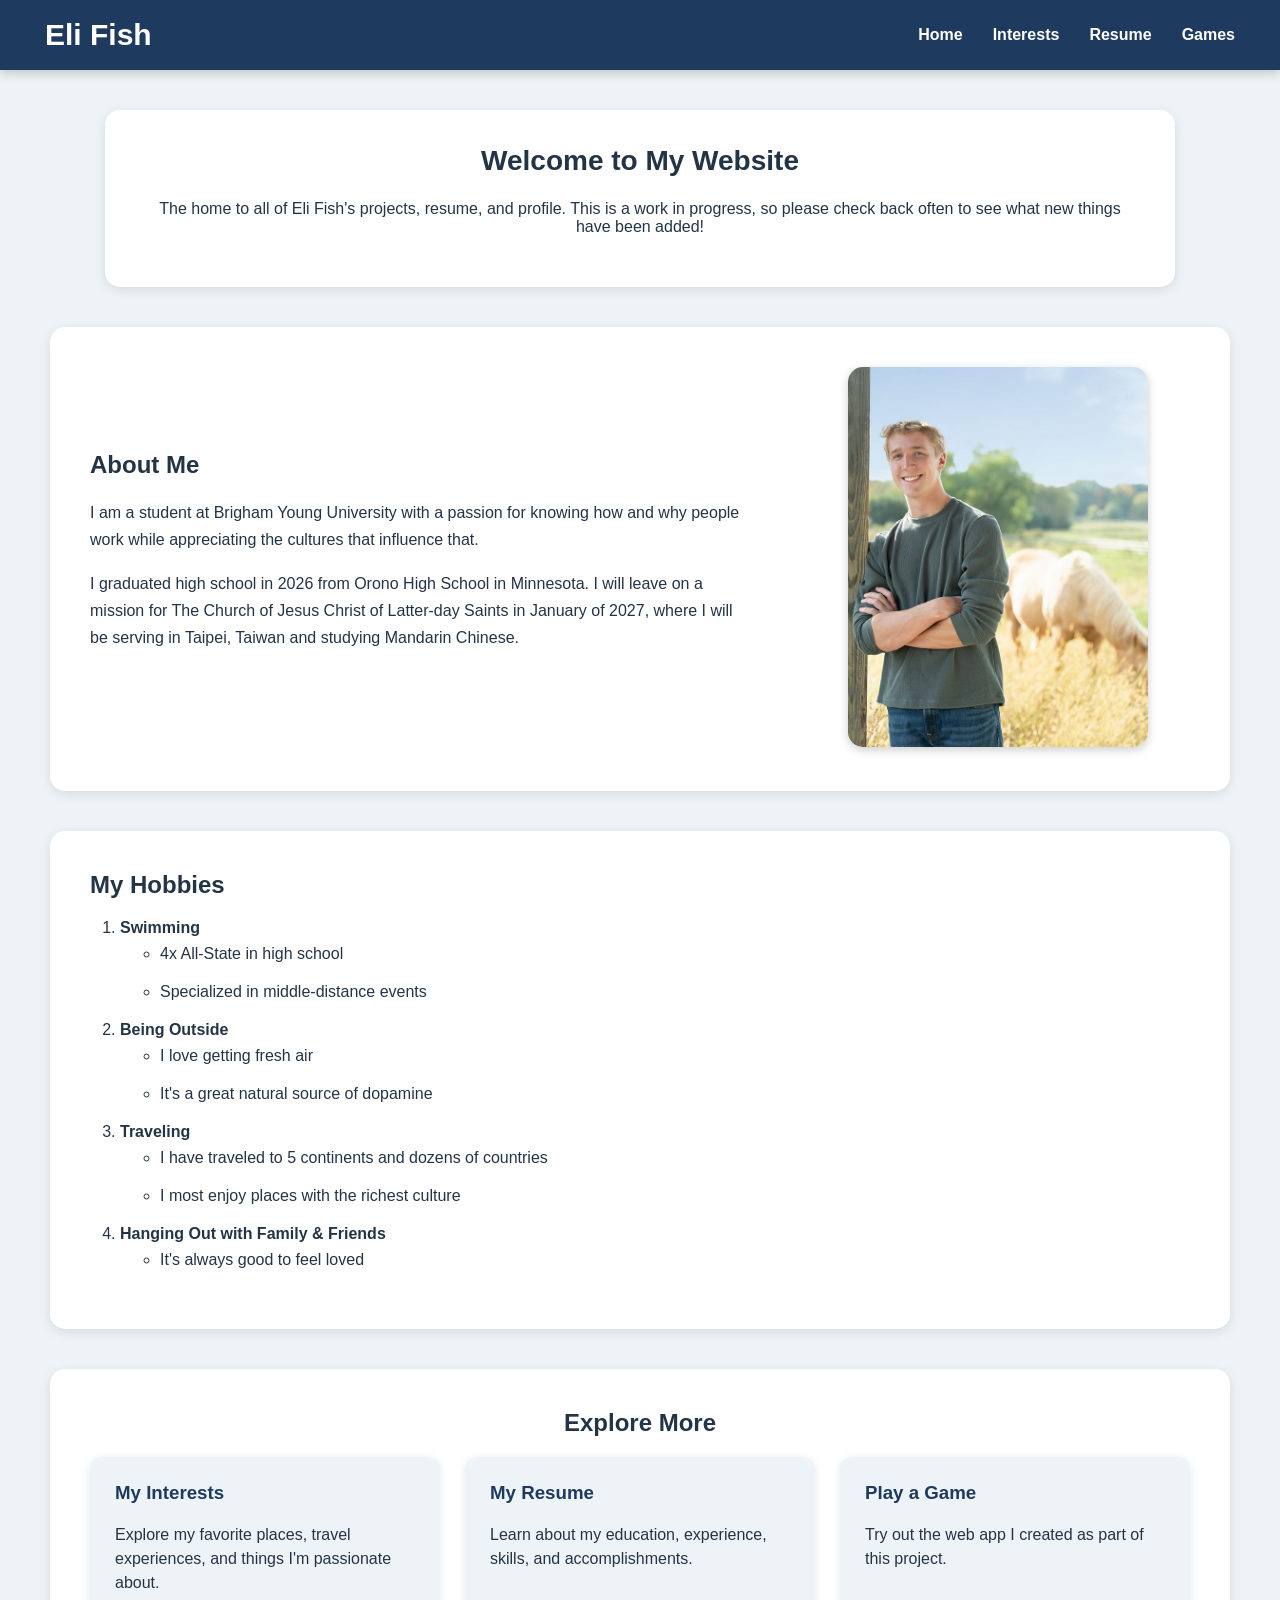
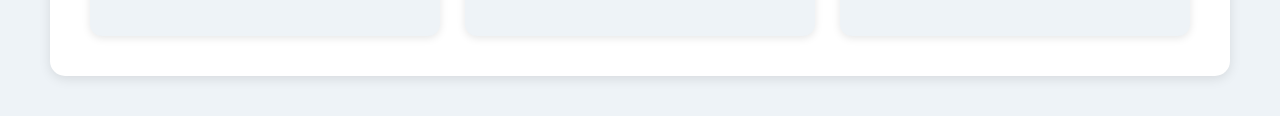
<file: index.html>
<!DOCTYPE html>
<html lang="en">

<head>
    <meta charset="UTF-8">
    <meta name="viewport" content="width=device-width, initial-scale=1.0">
    <link rel="stylesheet" href="FinalStyle.css">
    <title>Eli Fish | Home</title>
</head>

<body>

    <!-- Navigation -->
    <nav class="Itop">
    <h1>Eli Fish</h1>

    <ul>
        <li><a href="index.html">Home</a></li>
        <li><a href="InterestPage.html">Interests</a></li>
        <li><a href="ResumePage.html">Resume</a></li>
        <li><a href="games.html">Games</a></li>
    </ul>
</nav>


    <!-- Welcome Section -->
    <div class="home-intro">

        <h2>Welcome to My Website</h2>

        <p>
            The home to all of Eli Fish's projects, resume, and profile.
            This is a work in progress, so please check back often to see
            what new things have been added!
        </p>

    </div>


    <!-- About Me -->
    <div class="about-section">

        <div class="about-text">

            <h2>About Me</h2>

            <p>
                I am a student at Brigham Young University with a passion
                for knowing how and why people work while appreciating the
                cultures that influence that.
            </p>

            <p>
                I graduated high school in 2026 from Orono High School
                in Minnesota. I will leave on a mission for The Church
                of Jesus Christ of Latter-day Saints in January of 2027,
                where I will be serving in Taipei, Taiwan and studying
                Mandarin Chinese.
            </p>

        </div>

        <div class="about-image">

            <img src="EliFish.JPG"
                 alt="Eli Fish as a senior in high school">

        </div>

    </div>


    <!-- Hobbies -->
    <div class="hobbies-section">

        <div class="Hobbies">

            <h2>My Hobbies</h2>

            <ol>

                <li>
                    <strong>Swimming</strong>

                    <ul>
                        <li>4x All-State in high school</li>
                        <li>Specialized in middle-distance events</li>
                    </ul>
                </li>


                <li>
                    <strong>Being Outside</strong>

                    <ul>
                        <li>I love getting fresh air</li>
                        <li>It's a great natural source of dopamine</li>
                    </ul>
                </li>


                <li>
                    <strong>Traveling</strong>

                    <ul>
                        <li>I have traveled to 5 continents and dozens of countries</li>
                        <li>I most enjoy places with the richest culture</li>
                    </ul>
                </li>


                <li>
                    <strong>Hanging Out with Family & Friends</strong>

                    <ul>
                        <li>It's always good to feel loved</li>
                    </ul>
                </li>

            </ol>

        </div>

    </div>


    <!-- Explore More -->
    <div class="home-links">

        <h2>Explore More</h2>

        <div class="link-cards">

            <a href="InterestPage.html" class="link-card">
                <h3>My Interests</h3>
                <p>
                    Explore my favorite places, travel experiences,
                    and things I'm passionate about.
                </p>
            </a>


            <a href="ResumePage.html" class="link-card">
                <h3>My Resume</h3>
                <p>
                    Learn about my education, experience, skills,
                    and accomplishments.
                </p>
            </a>


            <a href="games.html" class="link-card">
                <h3>Play a Game</h3>
                <p>
                    Try out the web app I created as part of this project.
                </p>
            </a>

        </div>

    </div>

</body>
</html>
</file>
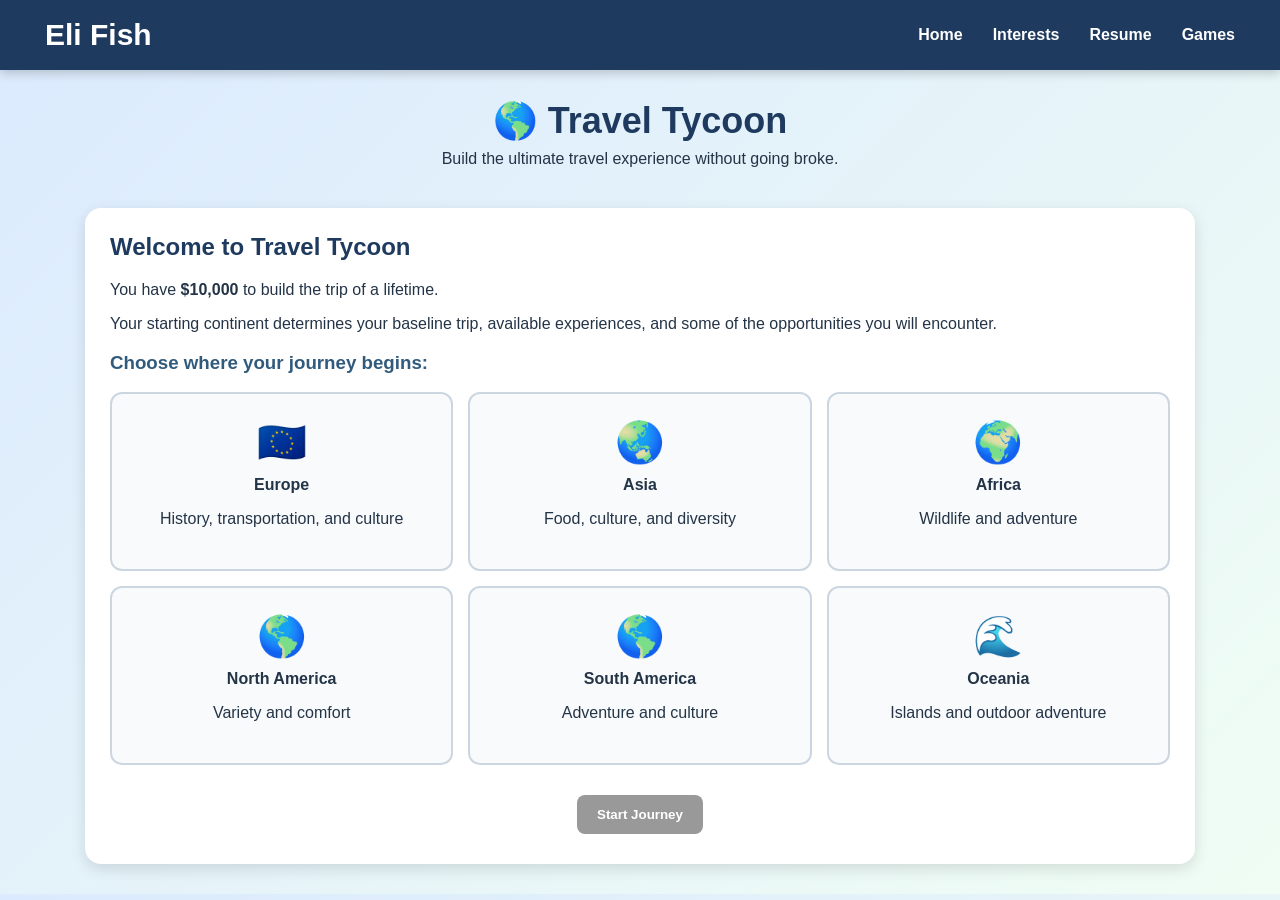
<file: games.html>
<!DOCTYPE html>
<html lang="en">

<head>

    <meta charset="UTF-8">
    <meta name="viewport" content="width=device-width, initial-scale=1.0">

    <link rel="stylesheet" href="FinalStyle.css">

    <title>Travel Tycoon | Eli Fish</title>

    <style>

        * {
            box-sizing: border-box;
        }

        body {
            margin: 0;
            font-family: Arial, sans-serif;
            background: linear-gradient(135deg, #dbeafe, #f0fdf4);
            color: #243447;
        }

       .game-header {
            background-color: transparent;
            color: #243447;
            text-align: center;
            padding: 30px 20px 10px 20px;
        }

        .game-header h1 {
            margin: 0 0 8px 0;
            font-size: 36px;
            color: #1f3a5f;
        }

        .game-header p {
            margin: 0;
        }

        .container {
            max-width: 1150px;
            margin: 30px auto;
            padding: 0 20px;
        }

        .card {
            background-color: white;
            border-radius: 16px;
            padding: 25px;
            margin-bottom: 25px;
            box-shadow: 0 5px 15px rgba(0,0,0,0.12);
        }

        h2 {
            color: #1f3a5f;
            margin-top: 0;
        }

        h3 {
            color: #315b7d;
        }

        button {
            border: none;
            border-radius: 8px;
            padding: 12px 20px;
            background-color: #1f3a5f;
            color: white;
            font-weight: bold;
            cursor: pointer;
            margin: 5px;
        }

        button:hover {
            background-color: #315b7d;
        }

        button:disabled {
            background-color: #999;
            cursor: not-allowed;
        }

        .continent-grid {
            display: grid;
            grid-template-columns: repeat(3, 1fr);
            gap: 15px;
        }

        .continent {
            padding: 25px 15px;
            border: 2px solid #ccd6e0;
            border-radius: 12px;
            text-align: center;
            cursor: pointer;
            transition: 0.2s;
            background-color: #f8fafc;
        }

        .continent:hover {
            transform: translateY(-3px);
            border-color: #1f3a5f;
            background-color: #eef5fb;
        }

        .continent.selected {
            border-color: #1f3a5f;
            background-color: #dcecff;
        }

        .emoji {
            font-size: 40px;
            display: block;
            margin-bottom: 10px;
        }

        /* MONEY */

        .money-bar {
            position: sticky;
            top: 0;
            z-index: 50;
            background-color: #172f4d;
            color: white;
            padding: 14px 20px;
            display: flex;
            justify-content: space-between;
            align-items: center;
            box-shadow: 0 3px 10px rgba(0,0,0,0.2);
        }

        .money-title {
            font-weight: bold;
        }

        .money-amount {
            font-size: 24px;
            font-weight: bold;
        }

        .money-remaining {
            color: #8ff0ae;
        }

        /* STATS */

        .stats {
            display: grid;
            grid-template-columns: repeat(4, 1fr);
            gap: 12px;
        }

        .stat {
            background-color: #eef3f7;
            padding: 15px;
            border-radius: 10px;
            text-align: center;
        }

        .stat strong {
            display: block;
            font-size: 22px;
            color: #1f3a5f;
            margin-top: 5px;
        }

        /* AUCTION */

        .auction-box {
            text-align: center;
        }

        .your-turn {
            border: 3px solid #1f7a45;
            background-color: #effcf3;
        }

        .item {
            background-color: #f5f8fb;
            border-radius: 12px;
            padding: 20px;
            margin-bottom: 15px;
        }

        .item-name {
            font-size: 26px;
            font-weight: bold;
            color: #1f3a5f;
        }

        .price {
            font-size: 23px;
            margin: 12px;
            font-weight: bold;
        }

        .bid-controls {
            margin-top: 20px;
        }

        input[type="number"] {
            padding: 12px;
            width: 180px;
            border: 2px solid #ccd6e0;
            border-radius: 8px;
            font-size: 16px;
        }

        /* BOTS */

        .bots {
            display: grid;
            grid-template-columns: repeat(3, 1fr);
            gap: 15px;
        }

        .bot {
            padding: 15px;
            background-color: #f5f8fb;
            border-radius: 10px;
        }

        .bot-name {
            font-weight: bold;
            color: #1f3a5f;
            font-size: 18px;
        }

        .bot-money {
            font-size: 18px;
            font-weight: bold;
        }

        .status {
            font-weight: bold;
            margin-top: 8px;
        }

        /* EVENTS */

        .event {
            background: linear-gradient(135deg, #fff8e7, #fff);
            border: 2px solid #e5bd61;
            border-radius: 12px;
            padding: 25px;
        }

        /* PITCH */

        .pitch-box {
            background-color: #fff8df;
            border-left: 5px solid #d99b00;
            padding: 20px;
            border-radius: 10px;
        }

        textarea {
            width: 100%;
            min-height: 120px;
            resize: vertical;
            padding: 12px;
            border: 2px solid #ccd6e0;
            border-radius: 8px;
            font-family: Arial, sans-serif;
            font-size: 16px;
            margin-top: 10px;
        }

        /* TRIP */

        .trip-item {
            background-color: #f1f5f9;
            padding: 15px;
            border-radius: 8px;
            margin-bottom: 10px;
        }

        .trip-item strong {
            color: #1f3a5f;
        }

        .hidden {
            display: none;
        }

        .success {
            color: #187a3d;
            font-weight: bold;
        }

        .not-your-turn {
            color: #a52828;
            font-weight: bold;
        }

        .danger {
            color: #a52828;
            font-weight: bold;
        }

        .warning {
            color: #9b6800;
            font-weight: bold;
        }

        .next-round {
            background-color: #187a3d;
            font-size: 17px;
            padding: 15px 30px;
        }

        .next-round:hover {
            background-color: #125c30;
        }

        .aggressive {
            border: 2px solid #d99b00;
        }

        @media (max-width: 800px) {

            .continent-grid,
            .bots,
            .stats {
                grid-template-columns: 1fr 1fr;
            }

        }

        @media (max-width: 550px) {

            .continent-grid,
            .bots,
            .stats {
                grid-template-columns: 1fr;
            }
        }
        
            .money-bar {
                position: sticky;
                top: 72px;

        }

    </style>

</head>


<body>


<nav class="Itop">
    <h1>Eli Fish</h1>

    <ul>
        <li><a href="index.html">Home</a></li>
        <li><a href="InterestPage.html">Interests</a></li>
        <li><a href="ResumePage.html">Resume</a></li>
        <li><a href="games.html">Games</a></li>
    </ul>
</nav>

<header class="game-header">
    <h1>🌎 Travel Tycoon</h1>

    <p>
        Build the ultimate travel experience without going broke.
    </p>
</header>


<div class="container">


    <!-- START SCREEN -->

    <div class="card" id="startScreen">

        <h2>Welcome to Travel Tycoon</h2>

        <p>
            You have <strong>$10,000</strong> to build the trip of a lifetime.
        </p>

        <p>
            Your starting continent determines your baseline trip,
            available experiences, and some of the opportunities
            you will encounter.
        </p>

        <h3>Choose where your journey begins:</h3>


        <div class="continent-grid">


            <div class="continent"
                 onclick="selectContinent('Europe', this)">

                <span class="emoji">🇪🇺</span>

                <strong>Europe</strong>

                <p>
                    History, transportation, and culture
                </p>

            </div>


            <div class="continent"
                 onclick="selectContinent('Asia', this)">

                <span class="emoji">🌏</span>

                <strong>Asia</strong>

                <p>
                    Food, culture, and diversity
                </p>

            </div>


            <div class="continent"
                 onclick="selectContinent('Africa', this)">

                <span class="emoji">🌍</span>

                <strong>Africa</strong>

                <p>
                    Wildlife and adventure
                </p>

            </div>


            <div class="continent"
                 onclick="selectContinent('North America', this)">

                <span class="emoji">🌎</span>

                <strong>North America</strong>

                <p>
                    Variety and comfort
                </p>

            </div>


            <div class="continent"
                 onclick="selectContinent('South America', this)">

                <span class="emoji">🌎</span>

                <strong>South America</strong>

                <p>
                    Adventure and culture
                </p>

            </div>


            <div class="continent"
                 onclick="selectContinent('Oceania', this)">

                <span class="emoji">🌊</span>

                <strong>Oceania</strong>

                <p>
                    Islands and outdoor adventure
                </p>

            </div>


        </div>


        <div style="text-align:center; margin-top:25px;">

            <button id="startButton"
                    onclick="startGame()"
                    disabled>

                Start Journey

            </button>

        </div>

    </div>



    <!-- GAME SCREEN -->

    <div id="gameScreen" class="hidden">


        <!-- MONEY BAR -->

        <div class="money-bar">

            <div class="money-title">
                💰 MONEY AVAILABLE FOR AUCTIONS
            </div>

            <div class="money-amount money-remaining"
                 id="moneyTop">

                $10,000

            </div>

        </div>



        <!-- STATS -->

        <div class="card">

            <h2>Your Trip</h2>

            <div class="stats">


                <div class="stat">

                    Auction Money

                    <strong id="money">
                        $10,000
                    </strong>

                </div>


                <div class="stat">

                    Base Trip Cost

                    <strong id="baseCost">
                        $0
                    </strong>

                </div>


                <div class="stat">

                    Trip Value

                    <strong id="tripValue">
                        $0
                    </strong>

                </div>


                <div class="stat">

                    Items Purchased

                    <strong id="itemCount">
                        0
                    </strong>

                </div>


            </div>

        </div>



        <!-- BASELINE -->

        <div class="card">

            <h2>✈️ Your Baseline Trip</h2>

            <p id="baselineDescription"></p>

            <p>
                Your basic trip costs:
                <strong id="baselineValue">$0</strong>
            </p>

            <p>
                This amount has already been removed from your
                $10,000 budget.
            </p>

            <p class="success">

                Money remaining for auctions:

                <strong id="baselineRemaining"></strong>

            </p>

        </div>



        <!-- AUCTION -->

        <div class="card auction-box"
             id="auctionCard">

            <h2>🔨 Current Auction</h2>


            <div class="item">

                <div class="item-name"
                     id="auctionName">

                    Ready for Auction

                </div>


                <p id="auctionDescription">

                    Start the auction when you are ready.

                </p>


                <p>

                    Estimated Experience Value:

                    <strong id="marketValue">
                        $0
                    </strong>

                </p>


                <div class="price">

                    Current Bid:

                    <span id="currentBid">
                        $0
                    </span>

                </div>


                <p>

                    Highest Bidder:

                    <strong id="highestBidder">
                        Nobody
                    </strong>

                </p>

            </div>


            <div class="bid-controls">

                <p id="turnMessage">
                    Waiting...
                </p>


                <input
                    type="number"
                    id="bidInput"
                    placeholder="Enter bid"
                    min="1"
                >


                <br>


                <button id="bidButton"
                        onclick="placeBid()">

                    💰 Place Bid

                </button>


                <button id="foldButton"
                        onclick="playerFold()">

                    ✋ Fold

                </button>

            </div>


            <p id="auctionMessage"></p>


            <button id="nextRoundButton"
                    class="next-round hidden"
                    onclick="startNextRound()">

                🔨 Start Next Auction

            </button>

        </div>



        <!-- BOTS -->

        <div class="card">

            <h2>🤖 Your Competition</h2>

            <div class="bots">


                <div class="bot">

                    <div class="bot-name">
                        Sophia
                    </div>

                    <p>
                        Culture Traveler
                    </p>

                    <p>
                        Loves:
                        <strong>Culture & Food</strong>
                    </p>

                    Money:

                    <div class="bot-money"
                         id="bot0money">

                        $10,000

                    </div>

                    <div id="bot0status"
                         class="status">

                        Waiting

                    </div>

                </div>



                <div class="bot">

                    <div class="bot-name">
                        Marcus
                    </div>

                    <p>
                        Luxury Traveler
                    </p>

                    <p>
                        Loves:
                        <strong>Luxury & Transportation</strong>
                    </p>

                    Money:

                    <div class="bot-money"
                         id="bot1money">

                        $10,000

                    </div>

                    <div id="bot1status"
                         class="status">

                        Waiting

                    </div>

                </div>



                <div class="bot">

                    <div class="bot-name">
                        Jamie
                    </div>

                    <p>
                        Adventure Traveler
                    </p>

                    <p>
                        Loves:
                        <strong>Adventure & Exploration</strong>
                    </p>

                    Money:

                    <div class="bot-money"
                         id="bot2money">

                        $10,000

                    </div>

                    <div id="bot2status"
                         class="status">

                        Waiting

                    </div>

                </div>


            </div>

        </div>



        <!-- FINAL PITCH -->

        <div class="card pitch-box hidden"
             id="pitchCard">

            <h2>🎤 Pitch Your Own Experience</h2>

            <p>
                This is the final auction of the game.
            </p>

            <p>
                Create your own travel experience.
                The other travelers will compete aggressively
                to buy your idea.
            </p>

            <textarea
                id="pitchText"
                placeholder="Example: Spend four days living with a local family in Taiwan, learning Mandarin, cooking traditional food, and exploring a night market with them."
                disabled>
            </textarea>

            <button id="pitchButton"
                    onclick="submitPitch()"
                    disabled>

                🎤 Submit Final Experience

            </button>

            <div id="pitchResult"></div>

        </div>



        <!-- TRIP -->

        <div class="card">

            <h2>🧳 Your Trip So Far</h2>

            <div id="tripList">

                <p>
                    Your baseline trip is ready.
                </p>

            </div>

        </div>


    </div>



    <!-- END SCREEN -->

    <div class="card hidden"
         id="endScreen">

        <h2>
            🏆 Journey Complete!
        </h2>

        <p id="finalMessage"></p>

        <h3>
            Your Final Trip
        </h3>

        <div id="finalTrip"></div>

        <button onclick="location.reload()">
            Play Again
        </button>

    </div>


</div>



<script>


/* =========================================
   PLAYER
========================================= */

let player = {

    money: 10000,

    baseCost: 0,

    items: [],

    value: 0,

    continent: ""

};


let selectedContinent = "";



/* =========================================
   BOTS
========================================= */

let bots = [

    {
        name: "Sophia",

        money: 10000,

        items: [],

        personality: "culture",

        active: true,

        acted: false
    },


    {
        name: "Marcus",

        money: 10000,

        items: [],

        personality: "luxury",

        active: true,

        acted: false
    },


    {
        name: "Jamie",

        money: 10000,

        items: [],

        personality: "adventure",

        active: true,

        acted: false
    }

];



/* =========================================
   GAME STATE
========================================= */

let auctionItems = [];

let currentAuction = 0;

let currentBid = 0;

let highestBidder = "Nobody";

let auctionActive = false;

let playerActive = true;

let playerTurn = false;

let botIndex = 0;

let finalPitchMode = false;

let finalExperience = null;



/* =========================================
   CONTINENTS
========================================= */

const continentInfo = {

    Europe: {

        baseline: 3500,

        description:
            "Your European journey begins with transportation, accommodation, basic food, and access to major historical and cultural sites."

    },


    Asia: {

        baseline: 3200,

        description:
            "Your Asian journey begins with transportation, accommodation, basic food, and access to cultural destinations."

    },


    Africa: {

        baseline: 3300,

        description:
            "Your African journey begins with transportation, accommodation, basic food, and access to nature and wildlife destinations."

    },


    "North America": {

        baseline: 3400,

        description:
            "Your North American journey begins with transportation, accommodation, basic food, and access to major destinations."

    },


    "South America": {

        baseline: 3100,

        description:
            "Your South American journey begins with transportation, accommodation, basic food, and access to cultural and natural destinations."

    },


    Oceania: {

        baseline: 3600,

        description:
            "Your Oceania journey begins with transportation, accommodation, basic food, and access to beaches and outdoor destinations."

    }

};



/* =========================================
   AUCTION ITEMS
========================================= */

const baseItems = [


    {
        name: "Round-Trip International Flight",

        description:
            "Upgrade your transportation with a comfortable international flight.",

        value: 1800,

        startingBid: 400,

        type: "transport"
    },


    {
        name: "Luxury Hotel Upgrade",

        description:
            "Upgrade your accommodation to a high-end hotel.",

        value: 1600,

        startingBid: 350,

        type: "luxury"
    },


    {
        name: "Street Food Tour",

        description:
            "Explore the best local food spots with a knowledgeable guide.",

        value: 900,

        startingBid: 150,

        type: "food"
    },


    {
        name: "Private Cultural Tour",

        description:
            "A local expert gives you a private tour of the area's culture.",

        value: 1300,

        startingBid: 250,

        type: "culture"
    },


    {
        name: "National Park Adventure",

        description:
            "Spend a full day exploring a famous national park.",

        value: 1400,

        startingBid: 300,

        type: "adventure"
    },


    {
        name: "Local Cooking Class",

        description:
            "Learn to prepare traditional dishes from a local chef.",

        value: 800,

        startingBid: 100,

        type: "food"
    },


    {
        name: "Private Transportation",

        description:
            "Have a private driver available during your trip.",

        value: 1100,

        startingBid: 200,

        type: "transport"
    },


    {
        name: "Hidden Village Experience",

        description:
            "Visit a remote community and experience local traditions.",

        value: 1500,

        startingBid: 300,

        type: "culture"
    },


    {
        name: "Luxury Dinner",

        description:
            "Enjoy an unforgettable multi-course local dinner.",

        value: 1000,

        startingBid: 150,

        type: "luxury"
    },


    {
        name: "Scenic Helicopter Tour",

        description:
            "See your destination from an incredible aerial perspective.",

        value: 1700,

        startingBid: 400,

        type: "luxury"
    }

];



/* =========================================
   CONTINENT-SPECIFIC ITEMS
========================================= */

const continentItems = {


    Europe: [

        {
            name: "European Rail Pass",

            description:
                "Travel between multiple European countries by train.",

            value: 1700,

            startingBid: 400,

            type: "transport"
        },


        {
            name: "Historic Castle Tour",

            description:
                "Explore several famous castles and historic sites.",

            value: 1200,

            startingBid: 200,

            type: "culture"
        }

    ],


    Asia: [

        {
            name: "Night Market Food Crawl",

            description:
                "Explore famous Asian night markets and local food stalls.",

            value: 1100,

            startingBid: 150,

            type: "food"
        },


        {
            name: "Temple & Heritage Tour",

            description:
                "Explore historic temples and cultural landmarks.",

            value: 1400,

            startingBid: 250,

            type: "culture"
        }

    ],


    Africa: [

        {
            name: "Safari Expedition",

            description:
                "Take a guided safari through a major wildlife reserve.",

            value: 2000,

            startingBid: 500,

            type: "adventure"
        },


        {
            name: "Desert Expedition",

            description:
                "Spend a night exploring a dramatic desert landscape.",

            value: 1600,

            startingBid: 350,

            type: "adventure"
        }

    ],


    "North America": [

        {
            name: "National Park Road Trip",

            description:
                "Take a guided road trip through several national parks.",

            value: 1500,

            startingBid: 300,

            type: "adventure"
        },


        {
            name: "Broadway & NYC Experience",

            description:
                "Premium theater tickets and a night in New York City.",

            value: 1400,

            startingBid: 300,

            type: "culture"
        }

    ],


    "South America": [

        {
            name: "Amazon Expedition",

            description:
                "Explore the Amazon with experienced guides.",

            value: 2000,

            startingBid: 500,

            type: "adventure"
        },


        {
            name: "Andes Cultural Experience",

            description:
                "Explore communities and traditions in the Andes.",

            value: 1500,

            startingBid: 250,

            type: "culture"
        }

    ],


    Oceania: [

        {
            name: "Great Barrier Reef Dive",

            description:
                "Explore the Great Barrier Reef with professional guides.",

            value: 1800,

            startingBid: 400,

            type: "adventure"
        },


        {
            name: "Island-Hopping Cruise",

            description:
                "Visit several beautiful islands by boat.",

            value: 1900,

            startingBid: 450,

            type: "adventure"
        }

    ]

};



/* =========================================
   SELECT CONTINENT
========================================= */

function selectContinent(continent, element) {

    selectedContinent = continent;


    document.querySelectorAll(".continent")
        .forEach(function(item) {

            item.classList.remove("selected");

        });


    element.classList.add("selected");


    document.getElementById("startButton")
        .disabled = false;

}



/* =========================================
   START GAME
========================================= */

function startGame() {

    player.continent =
        selectedContinent;


    player.baseCost =
        continentInfo[selectedContinent].baseline;


    player.money =
        10000 - player.baseCost;


    player.value =
        player.baseCost;


    document.getElementById("startScreen")
        .classList.add("hidden");


    document.getElementById("gameScreen")
        .classList.remove("hidden");


    document.getElementById("baselineDescription")
        .textContent =
        continentInfo[selectedContinent].description;


    document.getElementById("baselineValue")
        .textContent =
        "$" +
        player.baseCost.toLocaleString();


    document.getElementById("baselineRemaining")
        .textContent =
        "$" +
        player.money.toLocaleString();


    let continentOptions =
        [...continentItems[selectedContinent]];


    let normalOptions =
        shuffle([...baseItems]);


    auctionItems =
        continentOptions.concat(
            normalOptions.slice(0, 6)
        );


    updateDisplay();


    document.getElementById("auctionMessage")
        .textContent =
        "Your baseline trip has been paid for. You have $" +
        player.money.toLocaleString() +
        " available for auctions.";


    document.getElementById("nextRoundButton")
        .classList.remove("hidden");


    document.getElementById("nextRoundButton")
        .textContent =
        "🔨 Start First Auction";

}



/* =========================================
   START NEXT ROUND
========================================= */

function startNextRound() {

    document.getElementById("nextRoundButton")
        .classList.add("hidden");


    if (
        currentAuction >= auctionItems.length
    ) {

        enableFinalPitch();

        return;

    }


    startAuction();

}



/* =========================================
   START AUCTION
========================================= */

function startAuction() {

    const item =
        auctionItems[currentAuction];


    currentBid =
        item.startingBid;


    highestBidder =
        "Nobody";


    auctionActive =
        true;


    playerActive =
        true;


    playerTurn =
        false;


    bots.forEach(function(bot) {

        bot.active = true;

        bot.acted = false;

    });


    botIndex = 0;


    document.getElementById("auctionName")
        .textContent =
        item.name;


    document.getElementById("auctionDescription")
        .textContent =
        item.description;


    document.getElementById("marketValue")
        .textContent =
        "$" +
        item.value.toLocaleString();


    document.getElementById("currentBid")
        .textContent =
        "$" +
        currentBid.toLocaleString();


    document.getElementById("highestBidder")
        .textContent =
        "Nobody";


    document.getElementById("auctionMessage")
        .textContent =
        "The auction is ready.";


    givePlayerTurn();


    updateDisplay();

}



/* =========================================
   PLAYER TURN
========================================= */

function givePlayerTurn() {

    if (!auctionActive) {
        return;
    }


    if (!playerActive) {

        startBotTurn();

        return;

    }


    playerTurn =
        true;


    document.getElementById("auctionCard")
        .classList.add("your-turn");


    document.getElementById("turnMessage")
        .textContent =
        "🟢 YOUR TURN — place a bid or fold.";


    document.getElementById("turnMessage")
        .className =
        "success";


    document.getElementById("bidButton")
        .disabled = false;


    document.getElementById("foldButton")
        .disabled = false;


    document.getElementById("bidInput")
        .disabled = false;


    document.getElementById("bidInput")
        .focus();

}



/* =========================================
   PLAYER BID
========================================= */

function placeBid() {

    if (!auctionActive || !playerTurn) {
        return;
    }


    const bid =
        Number(
            document.getElementById("bidInput").value
        );


    if (
        !bid ||
        bid <= currentBid
    ) {

        document.getElementById("auctionMessage")
            .textContent =
            "Your bid must be higher than $" +
            currentBid.toLocaleString();

        return;

    }


    if (bid > player.money) {

        document.getElementById("auctionMessage")
            .textContent =
            "You only have $" +
            player.money.toLocaleString() +
            " available.";

        return;

    }


    currentBid =
        bid;


    highestBidder =
        "You";


    playerTurn =
        false;


    document.getElementById("bidInput")
        .value = "";


    disablePlayerControls();


    document.getElementById("auctionMessage")
        .textContent =
        "You bid $" +
        bid.toLocaleString() +
        ". The other travelers are responding...";


    resetBotTurns();


    updateDisplay();


    setTimeout(
        startBotTurn,
        700
    );

}



/* =========================================
   PLAYER FOLD
========================================= */

function playerFold() {

    if (!auctionActive || !playerTurn) {
        return;
    }


    playerActive =
        false;


    playerTurn =
        false;


    disablePlayerControls();


    document.getElementById("auctionCard")
        .classList.remove("your-turn");


    document.getElementById("turnMessage")
        .textContent =
        "You folded. Watch the remaining bidders.";


    resetBotTurns();


    setTimeout(
        startBotTurn,
        700
    );

}



/* =========================================
   RESET BOT TURNS
========================================= */

function resetBotTurns() {

    bots.forEach(function(bot) {

        if (bot.active) {

            bot.acted = false;

        }

    });


    botIndex = 0;

}



/* =========================================
   BOT TURN
========================================= */

function startBotTurn() {

    if (!auctionActive) {
        return;
    }

    playerTurn = false;

    document.getElementById("auctionCard")
        .classList.remove("your-turn");

    document.getElementById("turnMessage")
        .textContent = "🔴 NOT YOUR TURN — the other travelers are bidding.";

    document.getElementById("turnMessage")
        .className = "not-your-turn";

    disablePlayerControls();


    while (
        botIndex < bots.length &&
        (
            !bots[botIndex].active ||
            bots[botIndex].acted
        )
    ) {
        botIndex++;
    }


    if (botIndex >= bots.length) {

        if (countActiveBidders() <= 1) {

            finishAuction();

            return;
        }

        if (playerActive) {

            resetBotTurns();

            setTimeout(
                givePlayerTurn,
                500
            );

        } else {

            resetBotTurns();

            setTimeout(
                startBotTurn,
                400
            );

        }

        return;
    }


    const bot = bots[botIndex];

    botIndex++;

    bot.acted = true;

    botDecision(bot);
}

/* =========================================
   AGGRESSIVE BOT DECISION
========================================= */

function botDecision(bot) {

    const item =
        finalExperience ||
        auctionItems[currentAuction];


    let interest = 1.00;


    /* SOPHIA */

    if (bot.personality === "culture") {

        if (item.type === "culture") {

            interest = 1.45;

        }

        else if (item.type === "food") {

            interest = 1.30;

        }

        else if (item.type === "custom") {

            interest = 1.40;

        }

        else {

            interest = 0.85;

        }

    }


    /* MARCUS */

    if (bot.personality === "luxury") {

        if (item.type === "luxury") {

            interest = 1.55;

        }

        else if (item.type === "transport") {

            interest = 1.35;

        }

        else if (item.type === "custom") {

            interest = 1.45;

        }

        else {

            interest = 0.80;

        }

    }


    /* JAMIE */

    if (bot.personality === "adventure") {

        if (item.type === "adventure") {

            interest = 1.55;

        }

        else if (item.type === "culture") {

            interest = 1.15;

        }

        else if (item.type === "custom") {

            interest = 1.50;

        }

        else {

            interest = 0.80;

        }

    }


    /* FINAL PITCH */

    if (finalPitchMode) {

        interest = 1.80;

    }


    /*
        Determine how much the bot
        thinks the item is worth.
    */

    let maxBid =
        item.value * interest;


    /*
        BOTS CAN NOW SPEND A LOT MORE.

        Normal interest:
        Up to 85% of their bankroll.

        Strong interest:
        Up to 95%.
    */

    let moneyLimit =
        bot.money * 0.85;


    if (interest >= 1.40) {

        moneyLimit =
            bot.money * 0.95;

    }


    maxBid =
        Math.min(
            maxBid,
            moneyLimit
        );


    /*
        30% chance of an emotional bid.

        This makes the bots less predictable.
    */

    if (
        Math.random() < 0.30 &&
        interest >= 1.25
    ) {

        maxBid *= 1.15;

    }


    /*
        Larger bid increments make the
        auctions feel more like actual
        competitive bidding.
    */

    let increase;


    if (currentBid < 1000) {

        increase =
            Math.max(
                150,
                Math.round(
                    currentBid * 0.15
                )
            );

    }

    else if (currentBid < 2000) {

        increase =
            Math.max(
                200,
                Math.round(
                    currentBid * 0.12
                )
            );

    }

    else {

        increase =
            Math.max(
                250,
                Math.round(
                    currentBid * 0.10
                )
            );

    }


    /*
        20% chance of a BIG jump
        when they really want it.
    */

    if (
        Math.random() < 0.20 &&
        interest >= 1.25
    ) {

        increase *= 2;

    }


    const proposedBid =
        Math.ceil(
            currentBid + increase
        );


    /* FOLD */

    if (
        proposedBid > maxBid ||
        proposedBid > bot.money
    ) {

        bot.active =
            false;


        updateBotStatuses();


        document.getElementById(
            "auctionMessage"
        ).textContent =
            bot.name +
            " has folded.";


        if (
            countActiveBidders() <= 1
        ) {

            finishAuction();

            return;

        }


        setTimeout(
            startBotTurn,
            650
        );


        return;

    }


    /* BID */

    currentBid =
        proposedBid;


    highestBidder =
        bot.name;


    document.getElementById(
        "auctionMessage"
    ).textContent =
        bot.name +
        " bid $" +
        proposedBid.toLocaleString() +
        ".";


    updateDisplay();


    setTimeout(
        startBotTurn,
        700
    );

}



/* =========================================
   COUNT BIDDERS
========================================= */

function countActiveBidders() {

    let count = 0;


    if (playerActive) {

        count++;

    }


    bots.forEach(function(bot) {

        if (bot.active) {

            count++;

        }

    });


    return count;

}



/* =========================================
   FINISH AUCTION
========================================= */

function finishAuction() {

    if (!auctionActive) {
        return;
    }


    auctionActive =
        false;


    playerTurn =
        false;


    disablePlayerControls();


    document.getElementById("auctionCard")
        .classList.remove("your-turn");


    const item =
        finalExperience ||
        auctionItems[currentAuction];


    /* PLAYER WINS */

    if (
        highestBidder === "You"
    ) {

        player.money -=
            currentBid;


        player.items.push(
            item
        );


        player.value +=
            item.value;


        document.getElementById(
            "auctionMessage"
        ).innerHTML =

            "<span class='success'>" +

            "🎉 You won " +
            item.name +
            " for $" +
            currentBid.toLocaleString() +
            "!" +

            "</span>";

    }


    /* BOT WINS */

    else if (
        highestBidder !== "Nobody"
    ) {

        const winner =
            bots.find(function(bot) {

                return bot.name ===
                    highestBidder;

            });


        if (winner) {

            winner.money -=
                currentBid;


            winner.items.push(
                item
            );

        }


        document.getElementById(
            "auctionMessage"
        ).textContent =

            highestBidder +
            " won the auction for $" +
            currentBid.toLocaleString() +
            ".";

    }


    updateDisplay();


    /* FINAL AUCTION */

    if (finalPitchMode) {

        setTimeout(
            finishGame,
            1500
        );

        return;

    }


    currentAuction++;


    const nextButton =
        document.getElementById(
            "nextRoundButton"
        );


    nextButton.classList.remove(
        "hidden"
    );


    if (
        currentAuction >=
        auctionItems.length
    ) {

        nextButton.textContent =
            "🎤 Continue to Final Experience";

    }

    else {

        nextButton.textContent =
            "🔨 Start Next Auction";

    }


    document.getElementById(
        "auctionMessage"
    ).innerHTML +=

        "<br><br>" +

        "<strong>" +

        "The auction is over. " +

        "Start the next round when you're ready." +

        "</strong>";

}



/* =========================================
   FINAL PITCH
========================================= */

function enableFinalPitch() {

    finalPitchMode =
        true;


    document.getElementById("pitchCard")
        .classList.remove("hidden");


    document.getElementById("pitchText")
        .disabled = false;


    document.getElementById("pitchButton")
        .disabled = false;


    document.getElementById("pitchResult")
        .innerHTML =

        "<p class='warning'>" +

        "<strong>🔥 FINAL AUCTION UNLOCKED!</strong>" +

        "</p>" +

        "<p>" +

        "Create an experience that would make " +
        "your trip unforgettable. " +

        "The other travelers are going to want " +
        "your idea badly." +

        "</p>";


    document.getElementById("auctionCard")
        .classList.add("hidden");


    document.getElementById("pitchText")
        .scrollIntoView({
            behavior: "smooth"
        });

}



/* =========================================
   SUBMIT PITCH
========================================= */

function submitPitch() {

    const text =
        document.getElementById(
            "pitchText"
        ).value.trim();


    if (text.length < 20) {

        document.getElementById(
            "pitchResult"
        ).innerHTML =

            "<p class='danger'>" +

            "Give your experience a little more detail." +

            "</p>";

        return;

    }


    let value =
        1200 +
        text.length * 10;


    value =
        Math.min(
            value,
            3000
        );


    finalExperience = {

        name:
            "Your Custom Travel Experience",

        description:
            text,

        value:
            value,

        startingBid:
            Math.round(
                value * 0.25
            ),

        type:
            "custom"

    };


    document.getElementById("pitchText")
        .disabled = true;


    document.getElementById("pitchButton")
        .disabled = true;


    document.getElementById("pitchResult")
        .innerHTML =

        "<div class='trip-item'>" +

        "<strong>🔥 Your experience is ready!</strong>" +

        "<p>" +
        text +
        "</p>" +

        "<p>" +

        "Estimated Value: " +

        "<strong>$" +
        value.toLocaleString() +
        "</strong>" +

        "</p>" +

        "</div>";


    document.getElementById("auctionCard")
        .classList.remove("hidden");


    document.getElementById("auctionName")
        .textContent =
        "🔥 YOUR CUSTOM EXPERIENCE";


    document.getElementById("auctionDescription")
        .textContent =
        text;


    document.getElementById("marketValue")
        .textContent =
        "$" +
        value.toLocaleString();


    currentBid =
        finalExperience.startingBid;


    highestBidder =
        "Nobody";


    auctionActive =
        true;


    playerActive =
        true;


    bots.forEach(function(bot) {

        bot.active =
            true;

        bot.acted =
            false;

    });


    document.getElementById("currentBid")
        .textContent =
        "$" +
        currentBid.toLocaleString();


    document.getElementById("highestBidder")
        .textContent =
        "Nobody";


    givePlayerTurn();


    updateDisplay();


    document.getElementById("auctionCard")
        .scrollIntoView({
            behavior: "smooth"
        });

}



/* =========================================
   DISABLE PLAYER CONTROLS
========================================= */

function disablePlayerControls() {

    document.getElementById("bidButton")
        .disabled = true;


    document.getElementById("foldButton")
        .disabled = true;


    document.getElementById("bidInput")
        .disabled = true;

}



/* =========================================
   BOT STATUS
========================================= */

function updateBotStatuses() {

    bots.forEach(function(bot, index) {

        const moneyElement =
            document.getElementById(
                "bot" + index + "money"
            );


        const statusElement =
            document.getElementById(
                "bot" + index + "status"
            );


        moneyElement.textContent =
            "$" +
            bot.money.toLocaleString();


        if (!bot.active) {

            statusElement.textContent =
                "Folded";

            statusElement.className =
                "status danger";

        }

        else if (
            highestBidder === bot.name
        ) {

            statusElement.textContent =
                "🔥 Highest Bidder";

            statusElement.className =
                "status success";

        }

        else {

            statusElement.textContent =
                "Still bidding";

            statusElement.className =
                "status";

        }

    });

}



/* =========================================
   DISPLAY
========================================= */

function updateDisplay() {

    document.getElementById("moneyTop")
        .textContent =
        "$" +
        player.money.toLocaleString();


    document.getElementById("money")
        .textContent =
        "$" +
        player.money.toLocaleString();


    document.getElementById("baseCost")
        .textContent =
        "$" +
        player.baseCost.toLocaleString();


    document.getElementById("tripValue")
        .textContent =
        "$" +
        player.value.toLocaleString();


    document.getElementById("itemCount")
        .textContent =
        player.items.length;


    if (auctionActive) {

        document.getElementById("currentBid")
            .textContent =
            "$" +
            currentBid.toLocaleString();


        document.getElementById("highestBidder")
            .textContent =
            highestBidder;

    }


    updateBotStatuses();

    updateTrip();

}



/* =========================================
   TRIP DISPLAY
========================================= */

function updateTrip() {

    const tripList =
        document.getElementById(
            "tripList"
        );


    if (
        player.items.length === 0
    ) {

        tripList.innerHTML =

            "<div class='trip-item'>" +

            "<strong>✈️ Baseline Trip</strong>" +

            "<br><br>" +

            continentInfo[
                player.continent
            ].description +

            "<br><br>" +

            "<strong>Base Cost: $" +

            player.baseCost.toLocaleString() +

            "</strong>" +

            "</div>";

        return;

    }


    tripList.innerHTML = "";


    const baseline =
        document.createElement(
            "div"
        );


    baseline.className =
        "trip-item";


    baseline.innerHTML =

        "<strong>✈️ Baseline Trip</strong>" +

        "<br><br>" +

        continentInfo[
            player.continent
        ].description +

        "<br><br>" +

        "<strong>Base Cost: $" +

        player.baseCost.toLocaleString() +

        "</strong>";


    tripList.appendChild(
        baseline
    );


    player.items.forEach(
        function(item) {

            const div =
                document.createElement(
                    "div"
                );


            div.className =
                "trip-item";


            div.innerHTML =

                "<strong>" +
                item.name +
                "</strong>" +

                "<br><br>" +

                item.description +

                "<br><br>" +

                "<strong>Experience Value: $" +
                item.value.toLocaleString() +
                "</strong>";


            tripList.appendChild(
                div
            );

        }
    );

}



/* =========================================
   SHUFFLE
========================================= */

function shuffle(array) {

    for (
        let i = array.length - 1;
        i > 0;
        i--
    ) {

        const j =
            Math.floor(
                Math.random() *
                (i + 1)
            );


        [
            array[i],
            array[j]
        ] =
        [
            array[j],
            array[i]
        ];

    }


    return array;

}



/* =========================================
   FINISH GAME
========================================= */

function finishGame() {

    document.getElementById("gameScreen")
        .classList.add("hidden");


    document.getElementById("endScreen")
        .classList.remove("hidden");


    const finalScore =
        player.money +
        player.value;


    let message;


    if (
        finalScore >= 13000
    ) {

        message =
            "🌟 Incredible! You built an extraordinary trip and managed your money extremely well.";

    }

    else if (
        finalScore >= 10000
    ) {

        message =
            "🏆 Great job! You built a strong trip.";

    }

    else if (
        finalScore >= 7500
    ) {

        message =
            "✈️ Not bad! You created a respectable trip.";

    }

    else {

        message =
            "😬 Your trip could use some work. Try changing your bidding strategy.";

    }


    document.getElementById("finalMessage")
        .innerHTML =

        message +

        "<br><br>" +

        "<strong>Final Score: $" +
        finalScore.toLocaleString() +
        "</strong>" +

        "<br>" +

        "Money Remaining: $" +
        player.money.toLocaleString() +

        "<br>" +

        "Base Trip Cost: $" +
        player.baseCost.toLocaleString() +

        "<br>" +

        "Additional Trip Value: $" +
        (
            player.value -
            player.baseCost
        ).toLocaleString();


    const finalTrip =
        document.getElementById(
            "finalTrip"
        );


    finalTrip.innerHTML = "";


    const baseline =
        document.createElement(
            "div"
        );


    baseline.className =
        "trip-item";


    baseline.innerHTML =

        "<strong>✈️ Baseline Trip</strong>" +

        "<br><br>" +

        continentInfo[
            player.continent
        ].description +

        "<br><br>" +

        "Cost: <strong>$" +
        player.baseCost.toLocaleString() +
        "</strong>";


    finalTrip.appendChild(
        baseline
    );


    player.items.forEach(
        function(item) {

            const div =
                document.createElement(
                    "div"
                );


            div.className =
                "trip-item";


            div.innerHTML =

                "<strong>" +
                item.name +
                "</strong>" +

                "<br><br>" +

                item.description;


            finalTrip.appendChild(
                div
            );

        }
    );

}

</script>

</body>

</html>
</file>
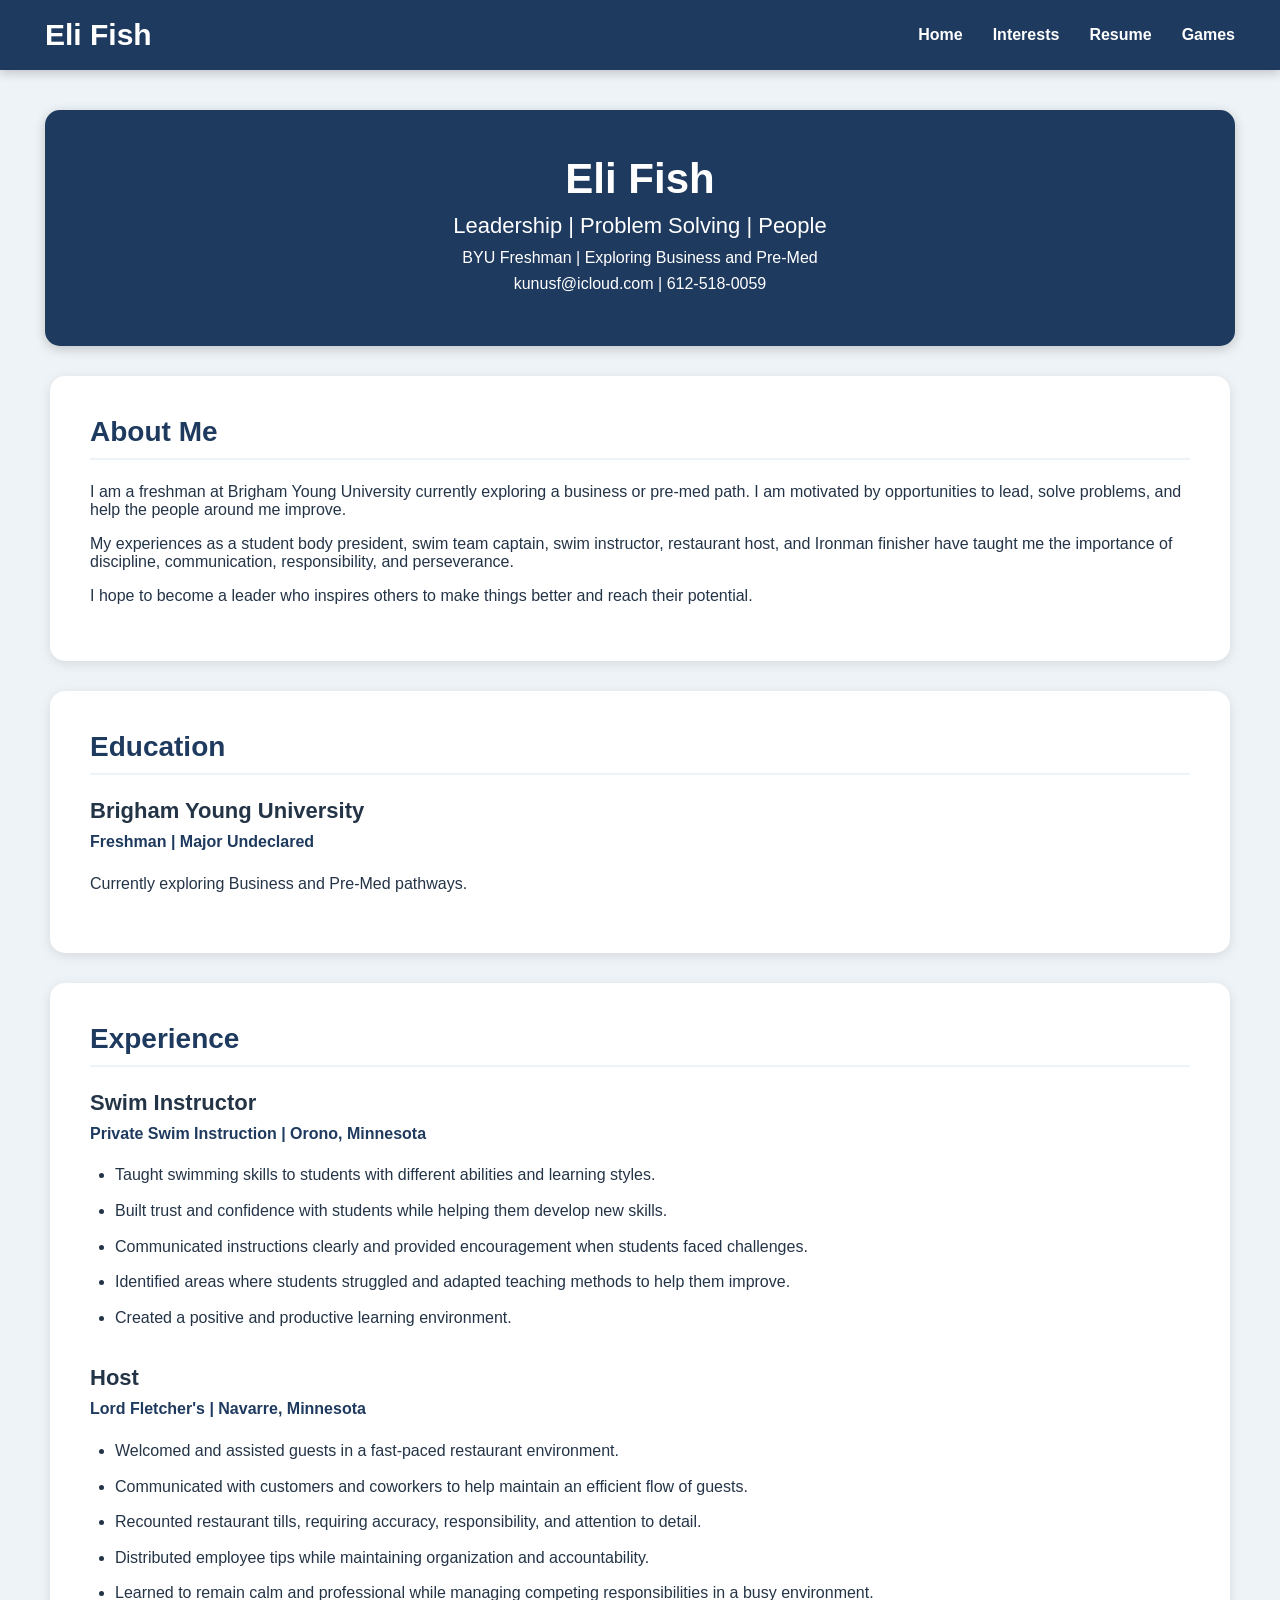
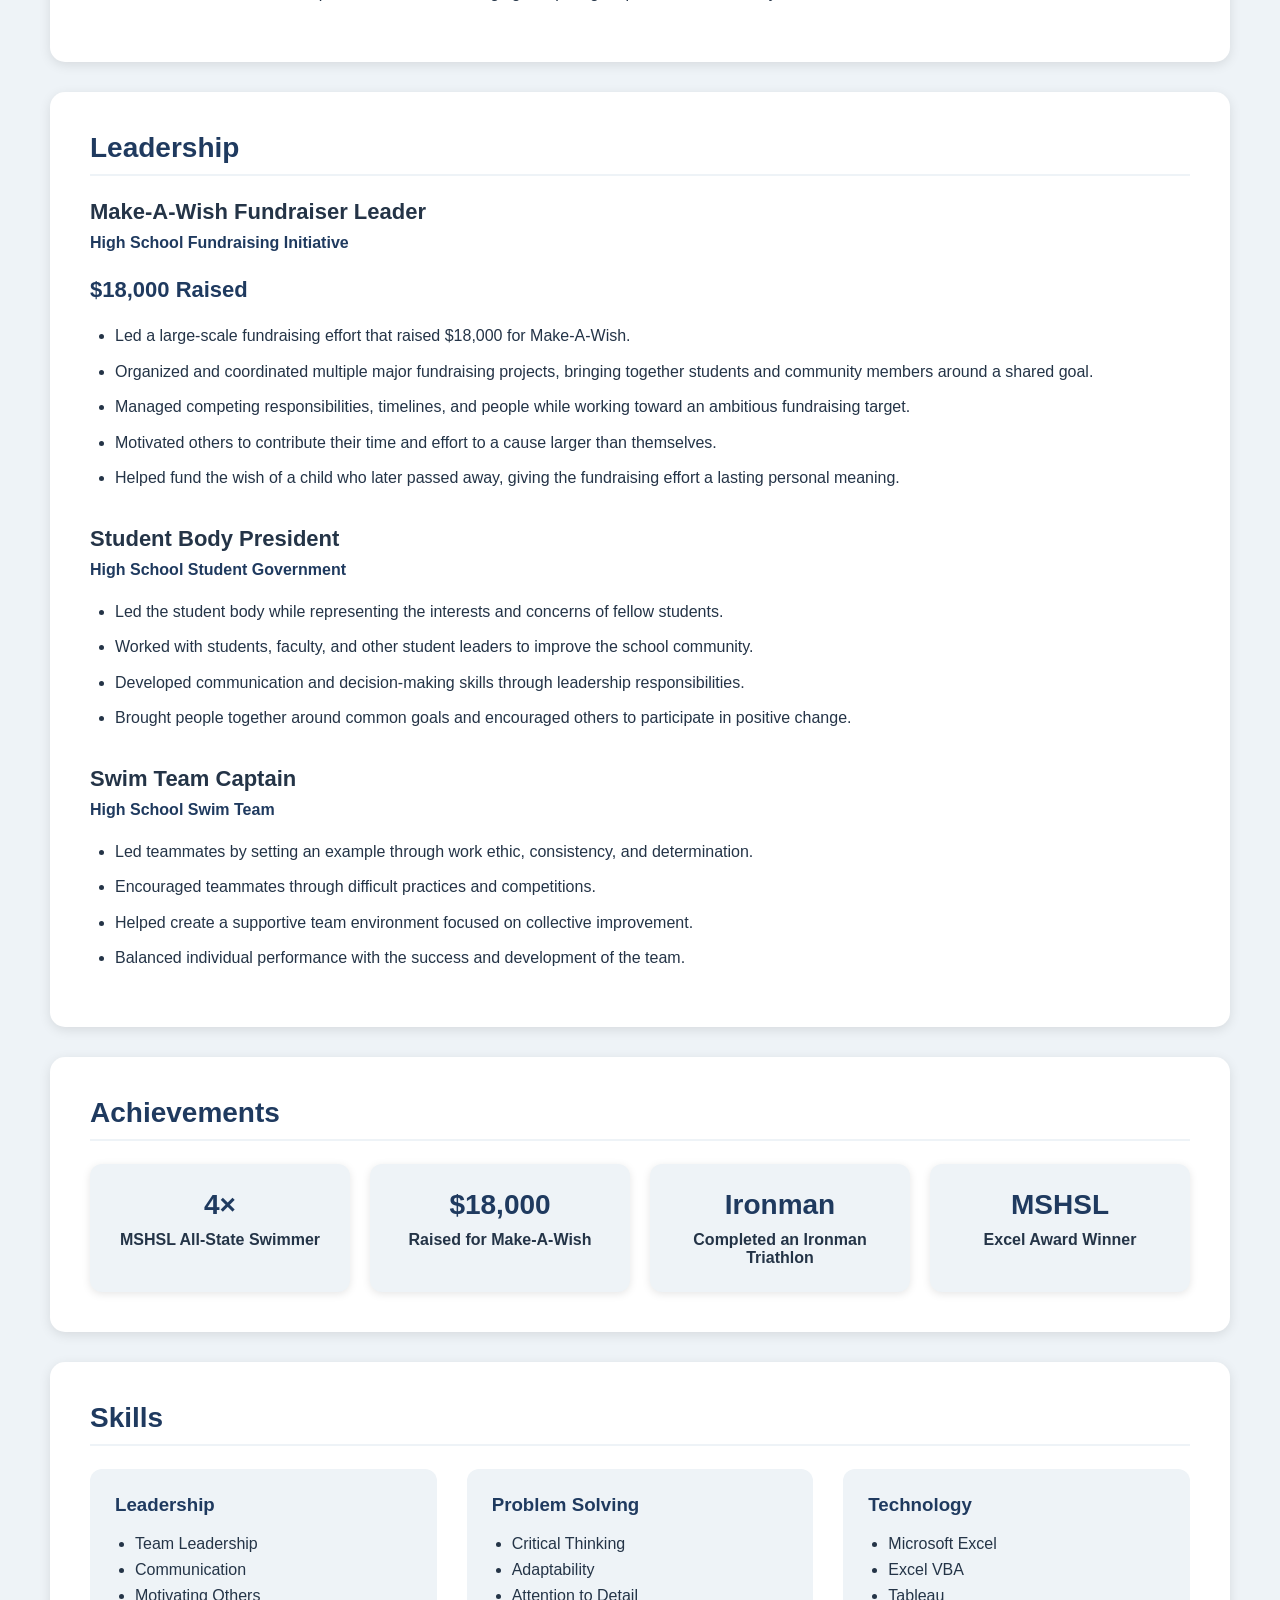
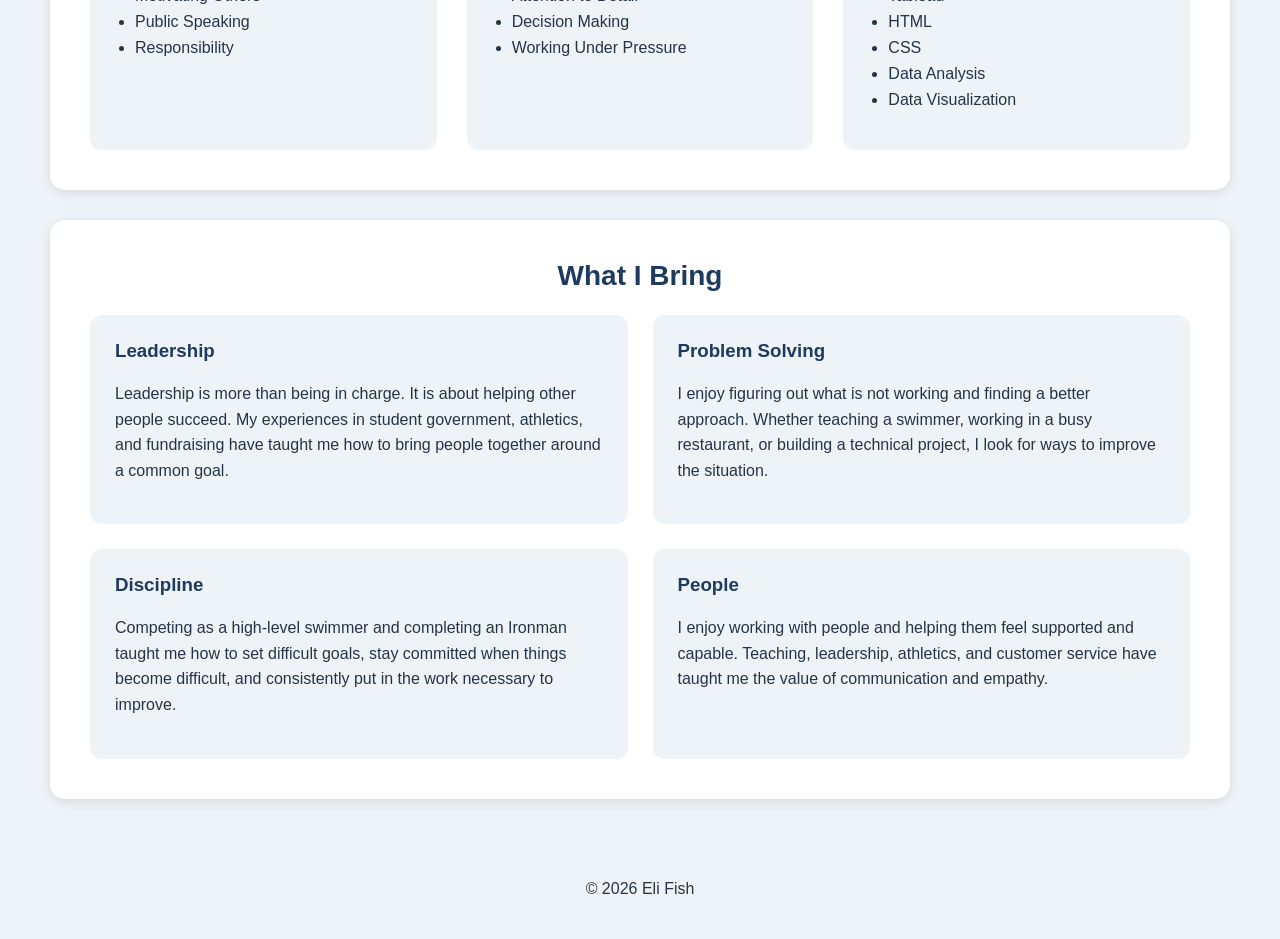
<file: ResumePage.html>
<!DOCTYPE html>
<html lang="en">

<head>
    <meta charset="UTF-8">
    <meta name="viewport" content="width=device-width, initial-scale=1.0">

    <link rel="stylesheet" href="FinalStyle.css">

    <title>Resume | Eli Fish</title>
</head>

<body>

    <!-- Navigation -->
   <nav class="Itop">
    <h1>Eli Fish</h1>

    <ul>
        <li><a href="index.html">Home</a></li>
        <li><a href="InterestPage.html">Interests</a></li>
        <li><a href="ResumePage.html">Resume</a></li>
        <li><a href="games.html">Games</a></li>
    </ul>
</nav>


    <!-- Resume Header -->
    <header class="resume-header">
        <h1>Eli Fish</h1>

        <h2>Leadership | Problem Solving | People</h2>

        <p>
            BYU Freshman | Exploring Business and Pre-Med
        </p>

        <p>
            kunusf@icloud.com | 612-518-0059
        </p>
    </header>


    <!-- About Me -->
    <section class="resume-section">
        <h2>About Me</h2>

        <p>
            I am a freshman at Brigham Young University currently exploring a
            business or pre-med path. I am motivated by opportunities to lead,
            solve problems, and help the people around me improve.
        </p>

        <p>
            My experiences as a student body president, swim team captain,
            swim instructor, restaurant host, and Ironman finisher have taught
            me the importance of discipline, communication, responsibility,
            and perseverance.
        </p>

        <p>
            I hope to become a leader who inspires others to make things better
            and reach their potential.
        </p>
    </section>


    <!-- Education -->
    <section class="resume-section">
        <h2>Education</h2>

        <div class="resume-item">
            <h3>Brigham Young University</h3>

            <p class="resume-subtitle">
                Freshman | Major Undeclared
            </p>

            <p>
                Currently exploring Business and Pre-Med pathways.
            </p>
        </div>
    </section>


    <!-- Experience -->
    <section class="resume-section">
        <h2>Experience</h2>

        <div class="resume-item">
            <h3>Swim Instructor</h3>

            <p class="resume-subtitle">
                Private Swim Instruction | Orono, Minnesota
            </p>

            <ul>
                <li>
                    Taught swimming skills to students with different abilities
                    and learning styles.
                </li>

                <li>
                    Built trust and confidence with students while helping them
                    develop new skills.
                </li>

                <li>
                    Communicated instructions clearly and provided encouragement
                    when students faced challenges.
                </li>

                <li>
                    Identified areas where students struggled and adapted
                    teaching methods to help them improve.
                </li>

                <li>
                    Created a positive and productive learning environment.
                </li>
            </ul>
        </div>


        <div class="resume-item">
            <h3>Host</h3>

            <p class="resume-subtitle">
                Lord Fletcher's | Navarre, Minnesota
            </p>

            <ul>
                <li>
                    Welcomed and assisted guests in a fast-paced restaurant
                    environment.
                </li>

                <li>
                    Communicated with customers and coworkers to help maintain
                    an efficient flow of guests.
                </li>

                <li>
                    Recounted restaurant tills, requiring accuracy,
                    responsibility, and attention to detail.
                </li>

                <li>
                    Distributed employee tips while maintaining organization
                    and accountability.
                </li>

                <li>
                    Learned to remain calm and professional while managing
                    competing responsibilities in a busy environment.
                </li>
            </ul>
        </div>
    </section>


    <!-- Leadership -->
    <section class="resume-section">
        <h2>Leadership</h2>

        <div class="resume-item">
            <h3>Make-A-Wish Fundraiser Leader</h3>

            <p class="resume-subtitle">
                High School Fundraising Initiative
            </p>

            <p class="achievement">
                <strong>$18,000 Raised</strong>
            </p>

            <ul>
                <li>
                    Led a large-scale fundraising effort that raised $18,000
                    for Make-A-Wish.
                </li>

                <li>
                    Organized and coordinated multiple major fundraising
                    projects, bringing together students and community members
                    around a shared goal.
                </li>

                <li>
                    Managed competing responsibilities, timelines, and people
                    while working toward an ambitious fundraising target.
                </li>

                <li>
                    Motivated others to contribute their time and effort to a
                    cause larger than themselves.
                </li>

                <li>
                    Helped fund the wish of a child who later passed away,
                    giving the fundraising effort a lasting personal meaning.
                </li>
            </ul>
        </div>


        <div class="resume-item">
            <h3>Student Body President</h3>

            <p class="resume-subtitle">
                High School Student Government
            </p>

            <ul>
                <li>
                    Led the student body while representing the interests and
                    concerns of fellow students.
                </li>

                <li>
                    Worked with students, faculty, and other student leaders
                    to improve the school community.
                </li>

                <li>
                    Developed communication and decision-making skills through
                    leadership responsibilities.
                </li>

                <li>
                    Brought people together around common goals and encouraged
                    others to participate in positive change.
                </li>
            </ul>
        </div>


        <div class="resume-item">
            <h3>Swim Team Captain</h3>

            <p class="resume-subtitle">
                High School Swim Team
            </p>

            <ul>
                <li>
                    Led teammates by setting an example through work ethic,
                    consistency, and determination.
                </li>

                <li>
                    Encouraged teammates through difficult practices and
                    competitions.
                </li>

                <li>
                    Helped create a supportive team environment focused on
                    collective improvement.
                </li>

                <li>
                    Balanced individual performance with the success and
                    development of the team.
                </li>
            </ul>
        </div>
    </section>


    <!-- Achievements -->
    <section class="resume-section">
        <h2>Achievements</h2>

        <div class="achievement-grid">

            <div class="achievement-card">
                <h3>4×</h3>
                <p>MSHSL All-State Swimmer</p>
            </div>

            <div class="achievement-card">
                <h3>$18,000</h3>
                <p>Raised for Make-A-Wish</p>
            </div>

            <div class="achievement-card">
                <h3>Ironman</h3>
                <p>Completed an Ironman Triathlon</p>
            </div>

            <div class="achievement-card">
                <h3>MSHSL</h3>
                <p>Excel Award Winner</p>
            </div>

        </div>
    </section>


    <!-- Skills -->
    <section class="resume-section">
        <h2>Skills</h2>

        <div class="skills-container">

            <div class="skill-group">
                <h3>Leadership</h3>

                <ul>
                    <li>Team Leadership</li>
                    <li>Communication</li>
                    <li>Motivating Others</li>
                    <li>Public Speaking</li>
                    <li>Responsibility</li>
                </ul>
            </div>


            <div class="skill-group">
                <h3>Problem Solving</h3>

                <ul>
                    <li>Critical Thinking</li>
                    <li>Adaptability</li>
                    <li>Attention to Detail</li>
                    <li>Decision Making</li>
                    <li>Working Under Pressure</li>
                </ul>
            </div>


            <div class="skill-group">
                <h3>Technology</h3>

                <ul>
                    <li>Microsoft Excel</li>
                    <li>Excel VBA</li>
                    <li>Tableau</li>
                    <li>HTML</li>
                    <li>CSS</li>
                    <li>Data Analysis</li>
                    <li>Data Visualization</li>
                </ul>
            </div>

        </div>
    </section>


    <!-- Closing Statement -->
    <section class="resume-closing">

        <h2>What I Bring</h2>

        <div class="closing-grid">

            <div>
                <h3>Leadership</h3>

                <p>
                    Leadership is more than being in charge. It is about
                    helping other people succeed. My experiences in student
                    government, athletics, and fundraising have taught me how
                    to bring people together around a common goal.
                </p>
            </div>


            <div>
                <h3>Problem Solving</h3>

                <p>
                    I enjoy figuring out what is not working and finding a
                    better approach. Whether teaching a swimmer, working in a
                    busy restaurant, or building a technical project, I look
                    for ways to improve the situation.
                </p>
            </div>


            <div>
                <h3>Discipline</h3>

                <p>
                    Competing as a high-level swimmer and completing an
                    Ironman taught me how to set difficult goals, stay
                    committed when things become difficult, and consistently
                    put in the work necessary to improve.
                </p>
            </div>


            <div>
                <h3>People</h3>

                <p>
                    I enjoy working with people and helping them feel
                    supported and capable. Teaching, leadership, athletics,
                    and customer service have taught me the value of
                    communication and empathy.
                </p>
            </div>

        </div>

    </section>


    <!-- Footer -->
    <footer>
        <p>
            &copy; 2026 Eli Fish
        </p>
    </footer>

</body>

</html>
</file>
<file: FinalStyle.css>
/* ============================= */
/* GENERAL PAGE STYLING */
/* ============================= */

body {
    margin: 0;
    font-family: Arial, sans-serif;
    background-color: #eef3f7;
    color: #243447;
}

h1 {
    text-align: center;
}


/* ============================= */
/* UNIVERSAL NAVIGATION BAR */
/* ============================= */

.Itop {
    position: sticky;
    top: 0;
    z-index: 1000;

    background-color: #1f3a5f;
    color: white;

    padding: 18px 45px;

    display: flex;
    align-items: center;
    justify-content: space-between;

    box-shadow: 0 3px 10px rgba(0, 0, 0, 0.2);
}


/* Name on the left */

.Itop h1 {
    margin: 0;
    font-size: 30px;
    color: white;
    text-align: left;
}


/* Navigation links */

.Itop ul {
    list-style: none;
    padding: 0;
    margin: 0;

    display: flex;
    align-items: center;
    gap: 30px;
}

.Itop li {
    margin: 0;
}

.Itop a {
    position: relative;

    color: white;
    text-decoration: none;

    font-weight: bold;
    font-size: 16px;

    padding: 8px 0;

    transition: opacity 0.2s ease;
}


/* Animated underline */

.Itop a::after {
    content: "";

    position: absolute;
    left: 0;
    bottom: 0;

    width: 0;
    height: 2px;

    background-color: white;

    transition: width 0.2s ease;
}

.Itop a:hover {
    opacity: 0.85;
}

.Itop a:hover::after {
    width: 100%;
}


/* ============================= */
/* INTRODUCTION */
/* ============================= */

.intro {
    max-width: 1000px;
    margin: 40px auto;
    padding: 30px;

    background-color: white;
    border-radius: 15px;

    box-shadow: 0 3px 12px rgba(0, 0, 0, 0.1);
}

.intro h2 {
    margin-top: 0;
}


/* ============================= */
/* TABLEAU */
/* ============================= */

.tableau-section {
    max-width: 1100px;
    margin: 40px auto;
    padding: 30px;

    background-color: white;
    border-radius: 15px;

    box-shadow: 0 3px 12px rgba(0, 0, 0, 0.1);
}

.tableau-section h2 {
    text-align: center;
    margin-top: 0;
}

.tableauPlaceholder {
    width: 100%;
}


/* ============================= */
/* TRAVEL SECTION */
/* ============================= */

.travel-section {
    max-width: 1100px;
    margin: 40px auto;
    padding: 40px;

    background-color: white;
    border-radius: 15px;

    display: flex;
    gap: 60px;
    align-items: flex-start;

    box-shadow: 0 3px 12px rgba(0, 0, 0, 0.1);
}


/* Travel list */

.Places {
    flex: 1;
}

.Places h2 {
    margin-top: 0;
}

.Places ol {
    padding-left: 30px;
}

.Places li {
    margin-bottom: 20px;
}

.Places ul {
    margin-top: 8px;
}


/* Travel photos */

.travel-image {
    width: 45%;

    display: grid;
    grid-template-columns: 1fr 1fr;
    gap: 15px;
}

.travel-image img {
    width: 100%;
    height: 230px;

    object-fit: cover;

    border-radius: 12px;

    box-shadow: 0 3px 8px rgba(0, 0, 0, 0.2);
}

.travel-image img:nth-child(3) {
    object-position: center 30%;
}


/* ============================= */
/* VIDEO */
/* ============================= */

.video-container {
    display: flex;
    justify-content: center;
    margin-top: 20px;
}

.video-container iframe {
    max-width: 100%;
    border-radius: 12px;

    box-shadow: 0 3px 8px rgba(0, 0, 0, 0.2);
}


/* ============================= */
/* HOME PAGE */
/* ============================= */

.home-intro {
    max-width: 1000px;
    margin: 40px auto;
    padding: 35px;

    background-color: white;
    border-radius: 15px;

    box-shadow: 0 3px 12px rgba(0, 0, 0, 0.1);

    text-align: center;
}

.home-intro h2 {
    margin-top: 0;
    font-size: 28px;
}


/* ============================= */
/* ABOUT ME */
/* ============================= */

.about-section {
    max-width: 1100px;
    margin: 40px auto;
    padding: 40px;

    background-color: white;
    border-radius: 15px;

    display: flex;
    gap: 60px;
    align-items: center;

    box-shadow: 0 3px 12px rgba(0, 0, 0, 0.1);
}

.about-text {
    flex: 1;
}

.about-text h2 {
    margin-top: 0;
}

.about-text p {
    line-height: 1.7;
}

.about-image {
    width: 35%;
    text-align: center;
}

.about-image img {
    width: 100%;
    max-width: 300px;
    height: 380px;

    object-fit: cover;

    border-radius: 15px;

    box-shadow: 0 3px 10px rgba(0, 0, 0, 0.2);
}


/* ============================= */
/* HOBBIES */
/* ============================= */

.hobbies-section {
    max-width: 1100px;
    margin: 40px auto;
    padding: 40px;

    background-color: white;
    border-radius: 15px;

    box-shadow: 0 3px 12px rgba(0, 0, 0, 0.1);

    display: flex;
    align-items: center;
    gap: 50px;
}

.Hobbies {
    margin-left: 0;
    width: 55%;
}

.Hobbies h2 {
    margin-top: 0;
}

.Hobbies ol {
    padding-left: 30px;
}

.Hobbies li {
    margin-bottom: 20px;
}

.Hobbies ul {
    margin-top: 8px;
}

.hobbies-image {
    width: 40%;
}

.hobbies-image img {
    width: 100%;
    max-width: 400px;
    height: 250px;

    object-fit: cover;

    border-radius: 15px;

    box-shadow: 0 3px 8px rgba(0, 0, 0, 0.2);
}


/* ============================= */
/* EXPLORE MORE */
/* ============================= */

.home-links {
    max-width: 1100px;
    margin: 40px auto;
    padding: 40px;

    background-color: white;
    border-radius: 15px;

    box-shadow: 0 3px 12px rgba(0, 0, 0, 0.1);
}

.home-links h2 {
    text-align: center;
    margin-top: 0;
}

.link-cards {
    display: flex;
    gap: 25px;
    justify-content: center;
}

.link-card {
    flex: 1;

    padding: 25px;

    background-color: #eef3f7;
    border-radius: 12px;

    text-decoration: none;
    color: #243447;

    box-shadow: 0 2px 8px rgba(0, 0, 0, 0.1);

    transition: transform 0.2s, box-shadow 0.2s;
}

.link-card:hover {
    transform: translateY(-5px);

    box-shadow: 0 5px 15px rgba(0, 0, 0, 0.2);
}

.link-card h3 {
    color: #1f3a5f;
    margin-top: 0;
}

.link-card p {
    line-height: 1.5;
}


/* ============================= */
/* RESUME PAGE */
/* ============================= */

.resume-header {
    max-width: 1100px;
    margin: 40px auto 25px auto;
    padding: 45px;

    background-color: #1f3a5f;
    color: white;

    border-radius: 15px;

    box-shadow: 0 3px 12px rgba(0, 0, 0, 0.2);

    text-align: center;
}

.resume-header h1 {
    margin: 0;
    font-size: 42px;
}

.resume-header h2 {
    margin: 10px 0;
    font-size: 22px;
    font-weight: normal;
}

.resume-header p {
    margin: 8px 0;
}


/* Resume sections */

.resume-section {
    max-width: 1100px;
    margin: 30px auto;
    padding: 40px;

    background-color: white;
    border-radius: 15px;

    box-shadow: 0 3px 12px rgba(0, 0, 0, 0.1);
}

.resume-section > h2 {
    color: #1f3a5f;
    font-size: 28px;

    border-bottom: 2px solid #eef3f7;

    padding-bottom: 10px;
    margin-top: 0;
}


/* Resume items */

.resume-item {
    margin-bottom: 35px;
}

.resume-item:last-child {
    margin-bottom: 0;
}

.resume-item h3 {
    color: #243447;
    font-size: 22px;
    margin-bottom: 5px;
}

.resume-subtitle {
    color: #1f3a5f;
    font-weight: bold;
    margin-top: 0;
}

.resume-item p {
    line-height: 1.6;
}

.resume-item ul {
    padding-left: 25px;
}

.resume-item li {
    margin-bottom: 10px;
    line-height: 1.6;
}


/* Important achievement number */

.achievement {
    font-size: 22px;
    color: #1f3a5f;
    margin: 15px 0;
}


/* ============================= */
/* ACHIEVEMENT CARDS */
/* ============================= */

.achievement-grid {
    display: grid;
    grid-template-columns: repeat(4, 1fr);
    gap: 20px;
}

.achievement-card {
    background-color: #eef3f7;

    padding: 25px 15px;

    border-radius: 12px;

    text-align: center;

    box-shadow: 0 2px 8px rgba(0, 0, 0, 0.1);

    transition: transform 0.2s, box-shadow 0.2s;
}

.achievement-card:hover {
    transform: translateY(-5px);

    box-shadow: 0 5px 15px rgba(0, 0, 0, 0.2);
}

.achievement-card h3 {
    color: #1f3a5f;
    font-size: 28px;

    margin: 0 0 10px 0;
}

.achievement-card p {
    margin: 0;
    font-weight: bold;
}


/* ============================= */
/* SKILLS */
/* ============================= */

.skills-container {
    display: grid;
    grid-template-columns: repeat(3, 1fr);
    gap: 30px;
}

.skill-group {
    background-color: #eef3f7;

    padding: 25px;

    border-radius: 12px;
}

.skill-group h3 {
    color: #1f3a5f;
    margin-top: 0;
}

.skill-group ul {
    padding-left: 20px;
}

.skill-group li {
    margin-bottom: 8px;
}


/* ============================= */
/* WHAT I BRING */
/* ============================= */

.resume-closing {
    max-width: 1100px;
    margin: 30px auto 40px auto;
    padding: 40px;

    background-color: white;
    border-radius: 15px;

    box-shadow: 0 3px 12px rgba(0, 0, 0, 0.1);
}

.resume-closing > h2 {
    text-align: center;

    color: #1f3a5f;
    font-size: 28px;

    margin-top: 0;
}

.closing-grid {
    display: grid;
    grid-template-columns: 1fr 1fr;
    gap: 25px;
}

.closing-grid div {
    background-color: #eef3f7;

    padding: 25px;

    border-radius: 12px;
}

.closing-grid h3 {
    color: #1f3a5f;
    margin-top: 0;
}

.closing-grid p {
    line-height: 1.6;
}


/* ============================= */
/* FOOTER */
/* ============================= */

footer {
    text-align: center;
    padding: 25px;
    color: #243447;
}


/* ============================= */
/* MOBILE DESIGN */
/* ============================= */

@media (max-width: 800px) {

    /* Navigation */

    .Itop {
        flex-direction: column;
        gap: 15px;

        padding: 18px 20px;
    }

    .Itop h1 {
        font-size: 27px;
    }

    .Itop ul {
        flex-wrap: wrap;
        justify-content: center;
        gap: 18px;
    }

    .Itop a {
        font-size: 15px;
    }


    /* General sections */

    .travel-section {
        flex-direction: column;
    }

    .travel-image {
        width: 100%;
    }

    .about-section {
        flex-direction: column;
    }

    .about-image {
        width: 100%;
    }


    /* Hobbies */

    .hobbies-section {
        flex-direction: column;
    }

    .Hobbies,
    .hobbies-image {
        width: 100%;
    }


    /* Home cards */

    .link-cards {
        flex-direction: column;
    }


    /* Resume */

    .resume-header {
        margin: 25px 15px;
        padding: 30px 20px;
    }

    .resume-header h1 {
        font-size: 34px;
    }

    .resume-section,
    .resume-closing {
        margin: 25px 15px;
        padding: 25px;
    }

    .achievement-grid {
        grid-template-columns: 1fr 1fr;
    }

    .skills-container {
        grid-template-columns: 1fr;
    }

    .closing-grid {
        grid-template-columns: 1fr;
    }
}


/* ============================= */
/* SMALL PHONES */
/* ============================= */

@media (max-width: 500px) {

    .achievement-grid {
        grid-template-columns: 1fr;
    }

    .resume-header h1 {
        font-size: 30px;
    }

    .Itop ul {
        gap: 12px;
    }

    .Itop a {
        font-size: 14px;
    }
}
</file>
